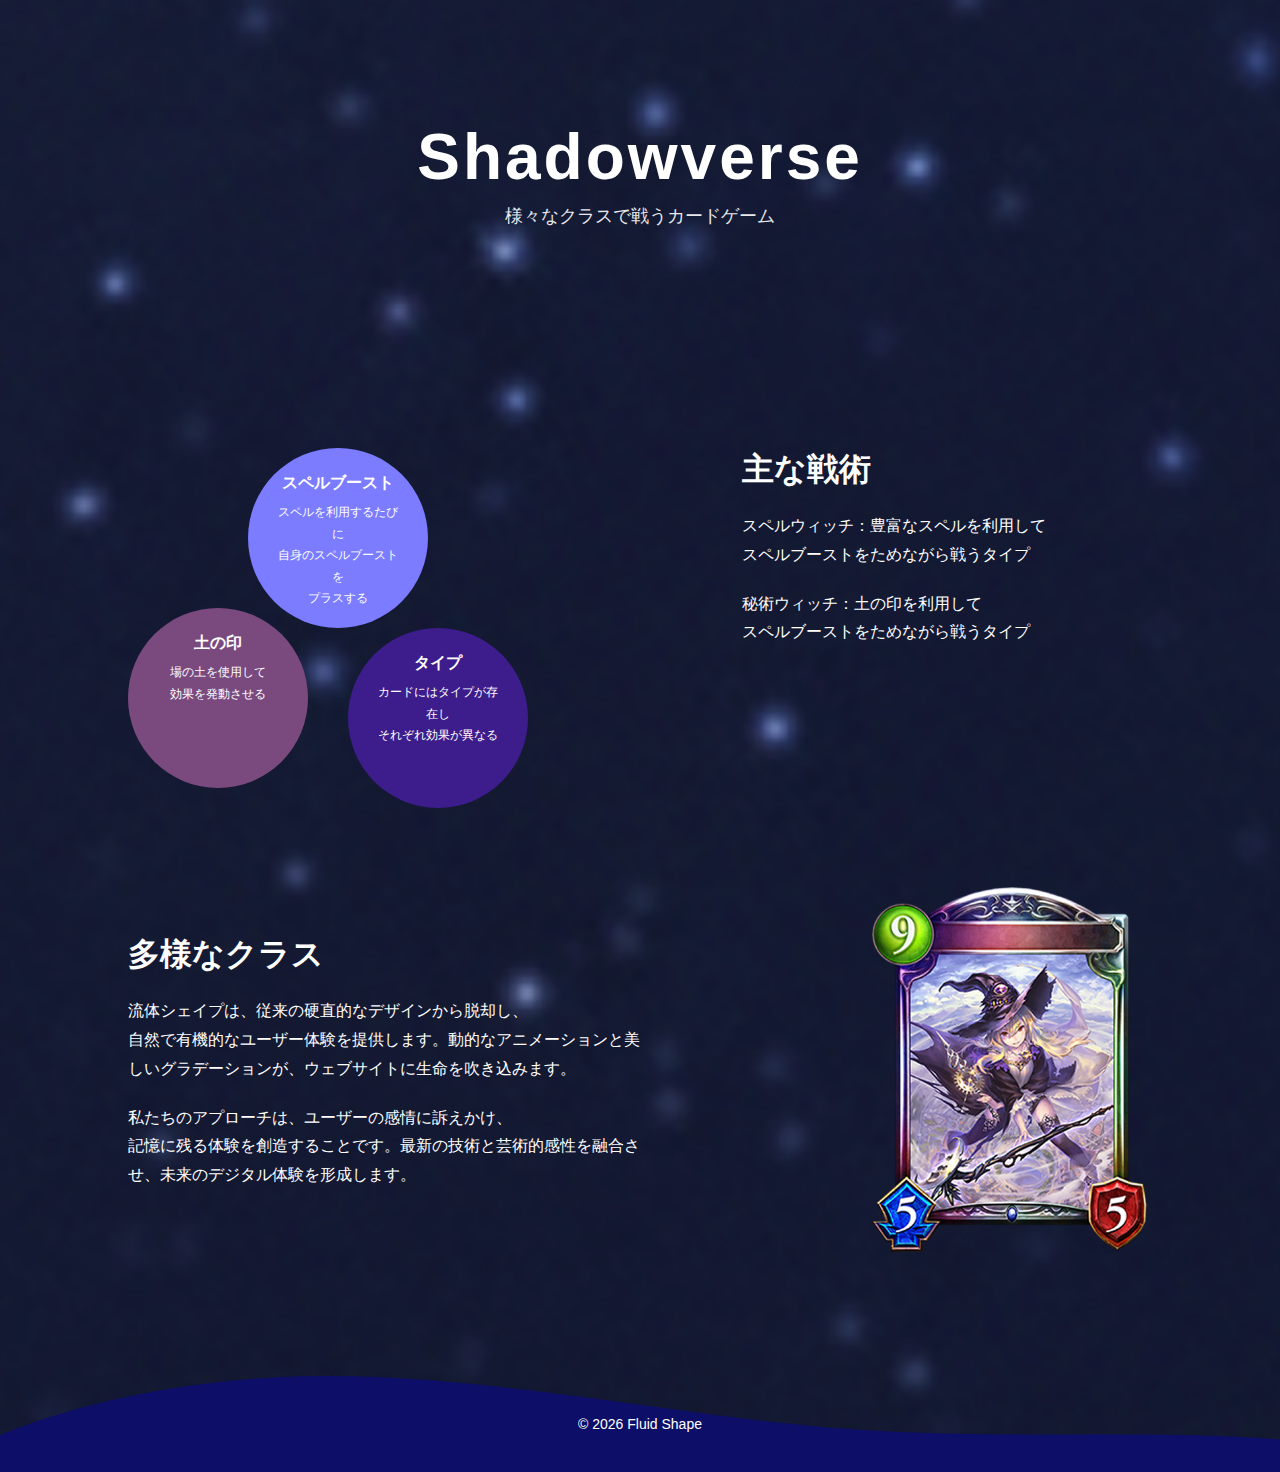
<file: custom/index.html>
<!DOCTYPE html>
<html lang="ja">
<head>
  <meta charset="UTF-8">
  <title>Shadowverse</title>
  <link rel="stylesheet" href="style.css">
</head>
<body>

<header class="hero">
  <h1>Shadowverse</h1>
  <p class="subtitle">様々なクラスで戦うカードゲーム</p>
</header>

<section class="strategy">
  <div class="left">
    <div class="circle purple">
      <h3>スペルブースト</h3>
      <p>スペルを利用するたびに<br>自身のスペルブーストを<br>プラスする</p>
    </div>

    <div class="circle pink">
      <h3>土の印</h3>
      <p>場の土を使用して<br>効果を発動させる</p>
    </div>

    <div class="circle dark">
      <h3>タイプ</h3>
      <p>カードにはタイプが存在し<br>それぞれ効果が異なる</p>
    </div>
  </div>

  <div class="right">
    <h2>主な戦術</h2>
    <p>
      スペルウィッチ：豊富なスペルを利用して<br>
      スペルブーストをためながら戦うタイプ
    </p>
    <p>
      秘術ウィッチ：土の印を利用して<br>
      スペルブーストをためながら戦うタイプ
    </p>
  </div>
</section>

<section class="classes">
  <div class="text">
    <h2>多様なクラス</h2>
    <p>
      流体シェイプは、従来の硬直的なデザインから脱却し、<br>
      自然で有機的なユーザー体験を提供します。動的なアニメーションと美しいグラデーションが、ウェブサイトに生命を吹き込みます。
    </p>
    <p>
      私たちのアプローチは、ユーザーの感情に訴えかけ、<br>
      記憶に残る体験を創造することです。最新の技術と芸術的感性を融合させ、未来のデジタル体験を形成します。
    </p>
  </div>

  <div class="card">
    <img src="img/C_103341010 1.png" alt="card">
  </div>
</section>

<footer>
  © 2026 Fluid Shape
</footer>

</body>
</html>
</file>
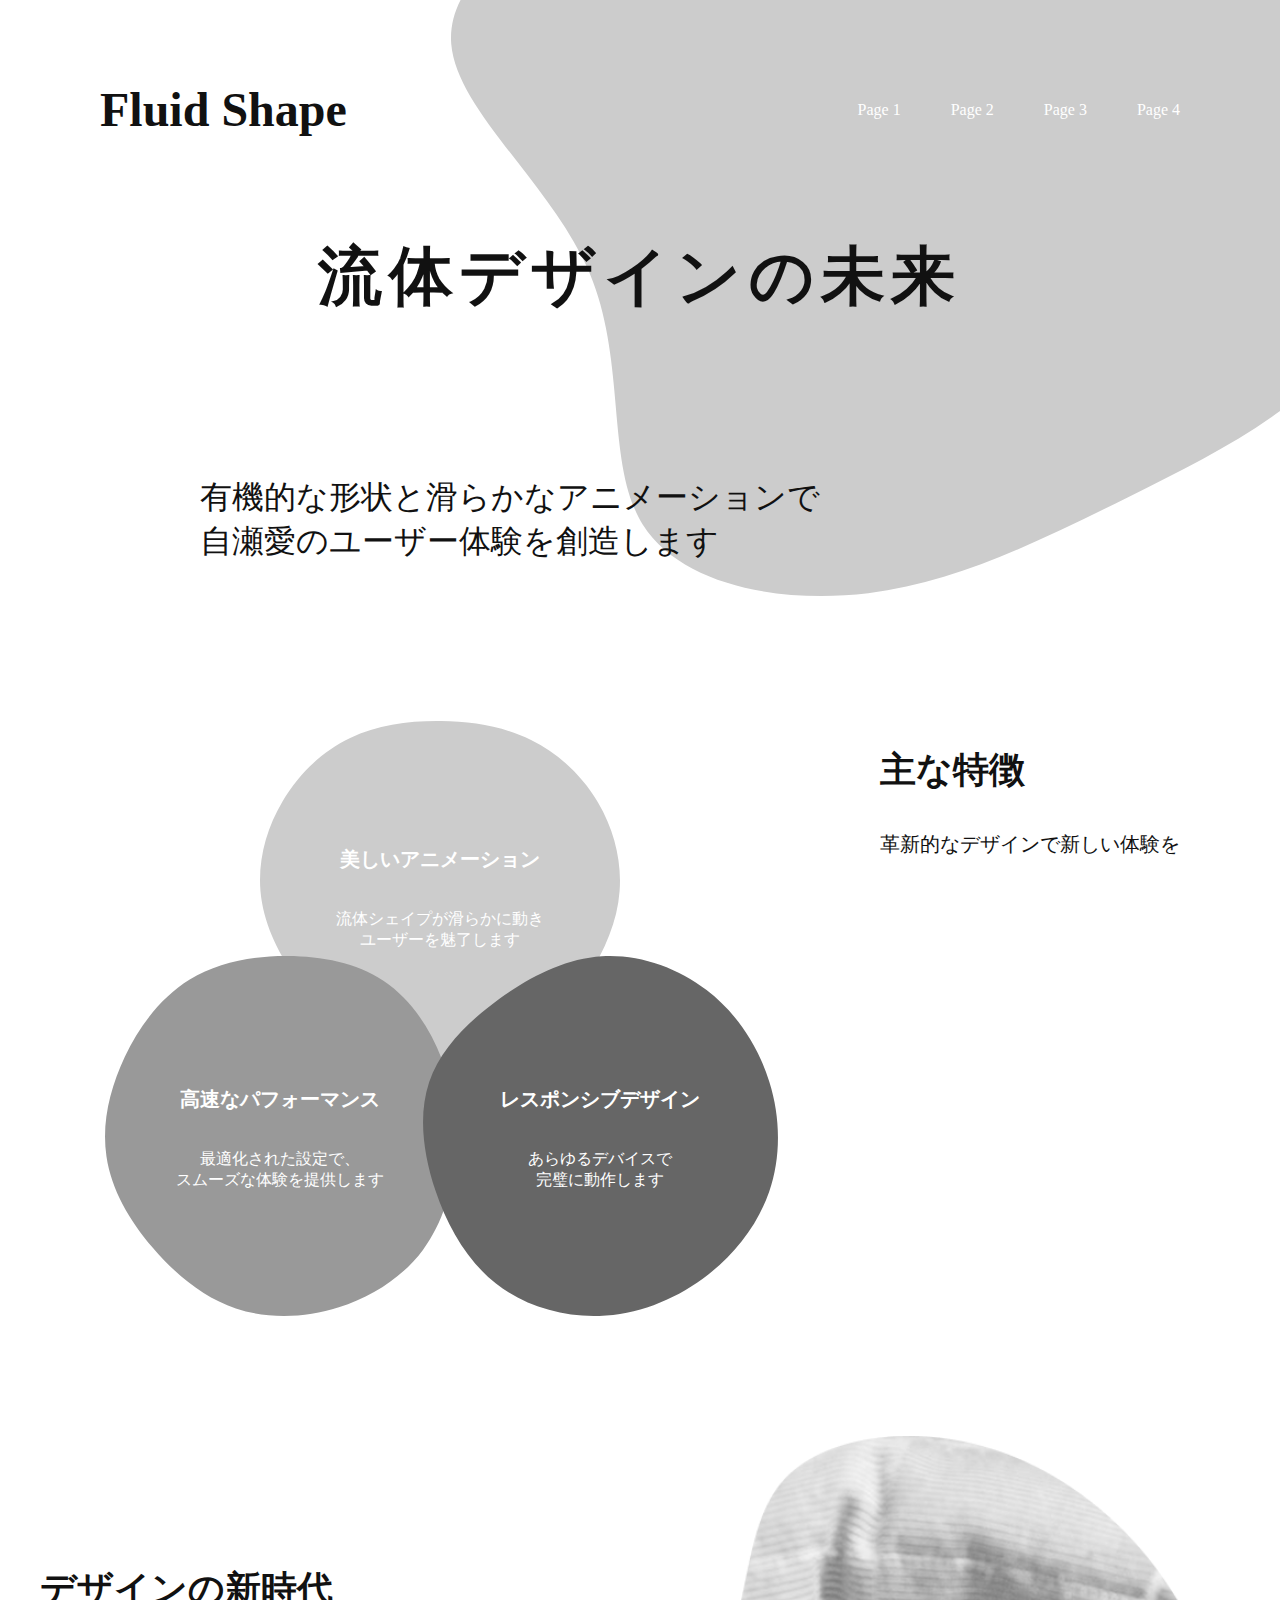
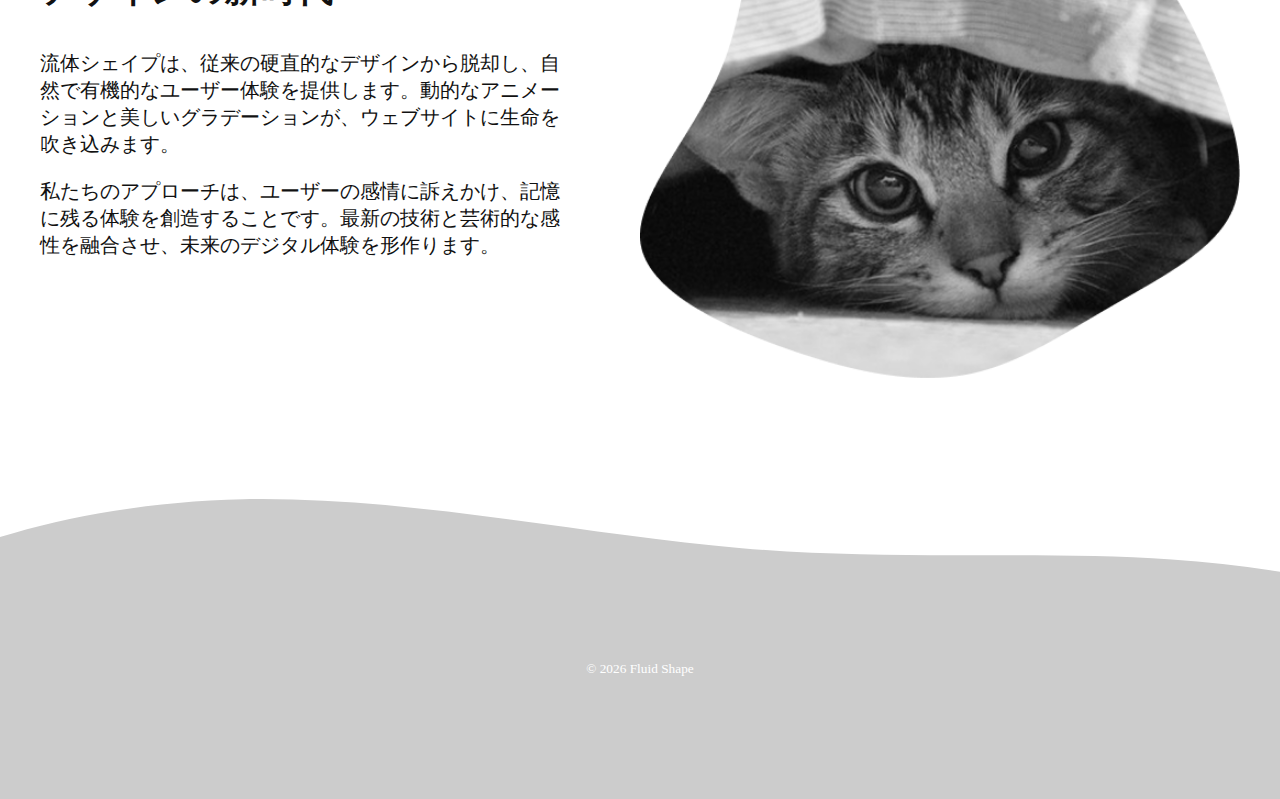
<file: sample/index.html>
<!DOCTYPE html>
<html lang ="ja">
    <head>
        <meta chaset="UTF-8">
        <title>Fluid Shape</title>
        <link rel="stylesheet" href="style.css">
    </head>

    <body>
        <header>
            <div class="links">
                <h1 class="logo"><a href="#">Fluid Shape</a></h1>
                <nav>
                    <a href="#">Page 1</a>
                    <a href="#">Page 2</a>
                    <a href="#">Page 3</a>
                    <a href="#">Page 4</a>
                </nav>
            </div>
            <p class="main-copy">流体デザインの未来</p>
            <p class="sub-copy">
                有機的な形状と滑らかなアニメーションで<br>
                自瀬愛のユーザー体験を創造します
            </p>
        </header>

        <main>
            <section class="feature">
                <div class="text-area">
                    <h2>主な特徴</h2>
                    <p>革新的なデザインで新しい体験を</p>
                </div>

                <div class="features">
                    <div class="center">
                        <div>
                    <h3>美しいアニメーション</h3>
                    <p>流体シェイプが滑らかに動き<br>
                        ユーザーを魅了します</p>
                </div>
                </div>
                <div class="left">
                    <div>
                    <h3>高速なパフォーマンス</h3>
                    <p>最適化された設定で、<br>スムーズな体験を提供します</p>
                </div>
                </div>
                <div class ="right">
                    <div>
                        <h3>レスポンシブデザイン</h3>
                        <p>あらゆるデバイスで<br>完璧に動作します</p>
                    </div>
                </div>
            </div>
        </section>

        <section class="new-area">
            <div class="text-area">
                <h2>デザインの新時代</h2>
                 <p>流体シェイプは、従来の硬直的なデザインから脱却し、自然で有機的なユーザー体験を提供します。動的なアニメーションと美しいグラデーションが、ウェブサイトに生命を吹き込みます。</p>
        <p>私たちのアプローチは、ユーザーの感情に訴えかけ、記憶に残る体験を創造することです。最新の技術と芸術的な感性を融合させ、未来のデジタル体験を形作ります。</p>
            </div>
            <img src="img/cat.png" alt="猫">
        </section>
        </main>

        <footer>
            <small class="copyright">&copy; 2026 Fluid Shape</small>
        </footer>
    </body>
</html>
</file>
<file: custom/style.css>
* {
  margin: 0;
  padding: 0;
  box-sizing: border-box;
  font-family: "Noto Sans JP", sans-serif;
  color: white;
}

body {
  background: url("img/Rectangle\ 2.png") no-repeat center/cover;
}

/* ---------- HERO ---------- */

.hero {
  text-align: center;
  padding: 120px 20px;
}

.hero h1 {
  font-size: 64px;
  letter-spacing: 3px;
}

.subtitle {
  margin-top: 10px;
  font-size: 18px;
  opacity: 0.9;
}

/* ---------- STRATEGY ---------- */

.strategy {
  display: flex;
  justify-content: space-between;
  padding: 100px 10%;
}

.strategy .left {
  position: relative;
  width: 50%;
}

.circle {
  width: 180px;
  height: 180px;
  border-radius: 50%;
  padding: 25px;
  position: absolute;
  text-align: center;
}

.circle h3 {
  font-size: 16px;
  margin-bottom: 8px;
}

.circle p {
  font-size: 12px;
  line-height: 1.5;
}

.purple {
  background: #7b7cff;
  top: 0;
  left: 120px;
}

.pink {
  background: #7a4a7f;
  top: 160px;
  left: 0;
}

.dark {
  background: #3d1c8c;
  top: 180px;
  left: 220px;
}

.strategy .right {
  width: 40%;
}

.strategy h2 {
  font-size: 32px;
  margin-bottom: 20px;
}

.strategy p {
  margin-bottom: 20px;
  line-height: 1.8;
}

/* ---------- CLASSES ---------- */

.classes {
  display: flex;
  justify-content: space-between;
  align-items: center;
  padding: 120px 10%;
}

.classes .text {
  width: 50%;
}

.classes h2 {
  font-size: 32px;
  margin-bottom: 20px;
}

.classes p {
  margin-bottom: 20px;
  line-height: 1.8;
}

.card img {
  width: 280px;
}

/* ---------- FOOTER ---------- */

footer {
  text-align: center;
  padding: 40px;
  background:url(img/bg-footer.png);
  font-size: 14px;
}
</file>
<file: sample/style.css>
@charset "utf-8";
*{
    box-sizing: border-box;
}

body{
    margin: 0;
    color: #111;
    font-size: 16px;
}

a{
    color: inherit;
    text-decoration: none;
}

header{
    height: 596px;
    display: flex;
    flex-direction: column;
    position: relative;
    background:url(img/header.svg) no-repeat top right/contain;
}

.links{
    width: 100%;
    display: flex;
    justify-content: space-between;
    align-items: center;
    padding: 50px 100px 0;
}

.links .logo{
    font-size: 48px;
}

.links nav{
    display: flex;
    gap: 50px;
}

.links nav a{
    color: #fff;
}

.main-copy{
    width: 100%;
    font-size: 64px;
    font-weight: 700;
    text-align: center;
    margin: 1em 0 0;
    letter-spacing:  .1em;
}

.sub-copy{
    font-size: 32px;
    position: absolute;
    left: 200px;
    bottom: 0;
}

main{
    width: 1200px;
    margin: auto;
}

section{
    margin: 120px auto;
}

h2{
    font-size: 36px;
    margin-bottom: 1em;
}

.text-area p{
    font-size: 20px;
}

.feature{
    display: flex;
    flex-direction: row-reverse;
    justify-content: center;
    gap: 100px;
}

.feature .tet-area{
    margin-top: 100px;
}

.features{
    width: 680px;
    height: 600px;
    position: relative;
    text-align: center;
    color: #fff;
}

.features div{
    position: absolute;
    display: flex;
    flex-direction: column;
    justify-content: center;
    align-items: center;
    width: 360px;
    height: 360px;
}

.center{
    background: url(img/center.svg) center/contain no-repeat;
    top: 0;
    left: 50%;
    transform: translateX(-50%);
}

.left{
    background: url(img/left.svg) center/contain no-repeat;
    left: 0;
    bottom: 0;
}

.right{
     background: url(img/right.svg) center/contain no-repeat;
     right: 0;
     bottom: 0;
}

.features h3{
    font-size: 20px;
    margin-bottom: 1em;
}

.new-area{
    display: flex;
    align-items: center;
    justify-content: space-between;
}

.new-area .text-area{
    width: 44%;
}

.new-area img{
    width: 50%;
    height: auto;
}

footer{
    height: 300px;
     background: url(img/footer.svg) top center /cover no-repeat;
     display: flex;
     justify-content: center;
     align-items: center;
}

.copyright{
    color: #fff;
    margin-top: 40px;
}
</file>
